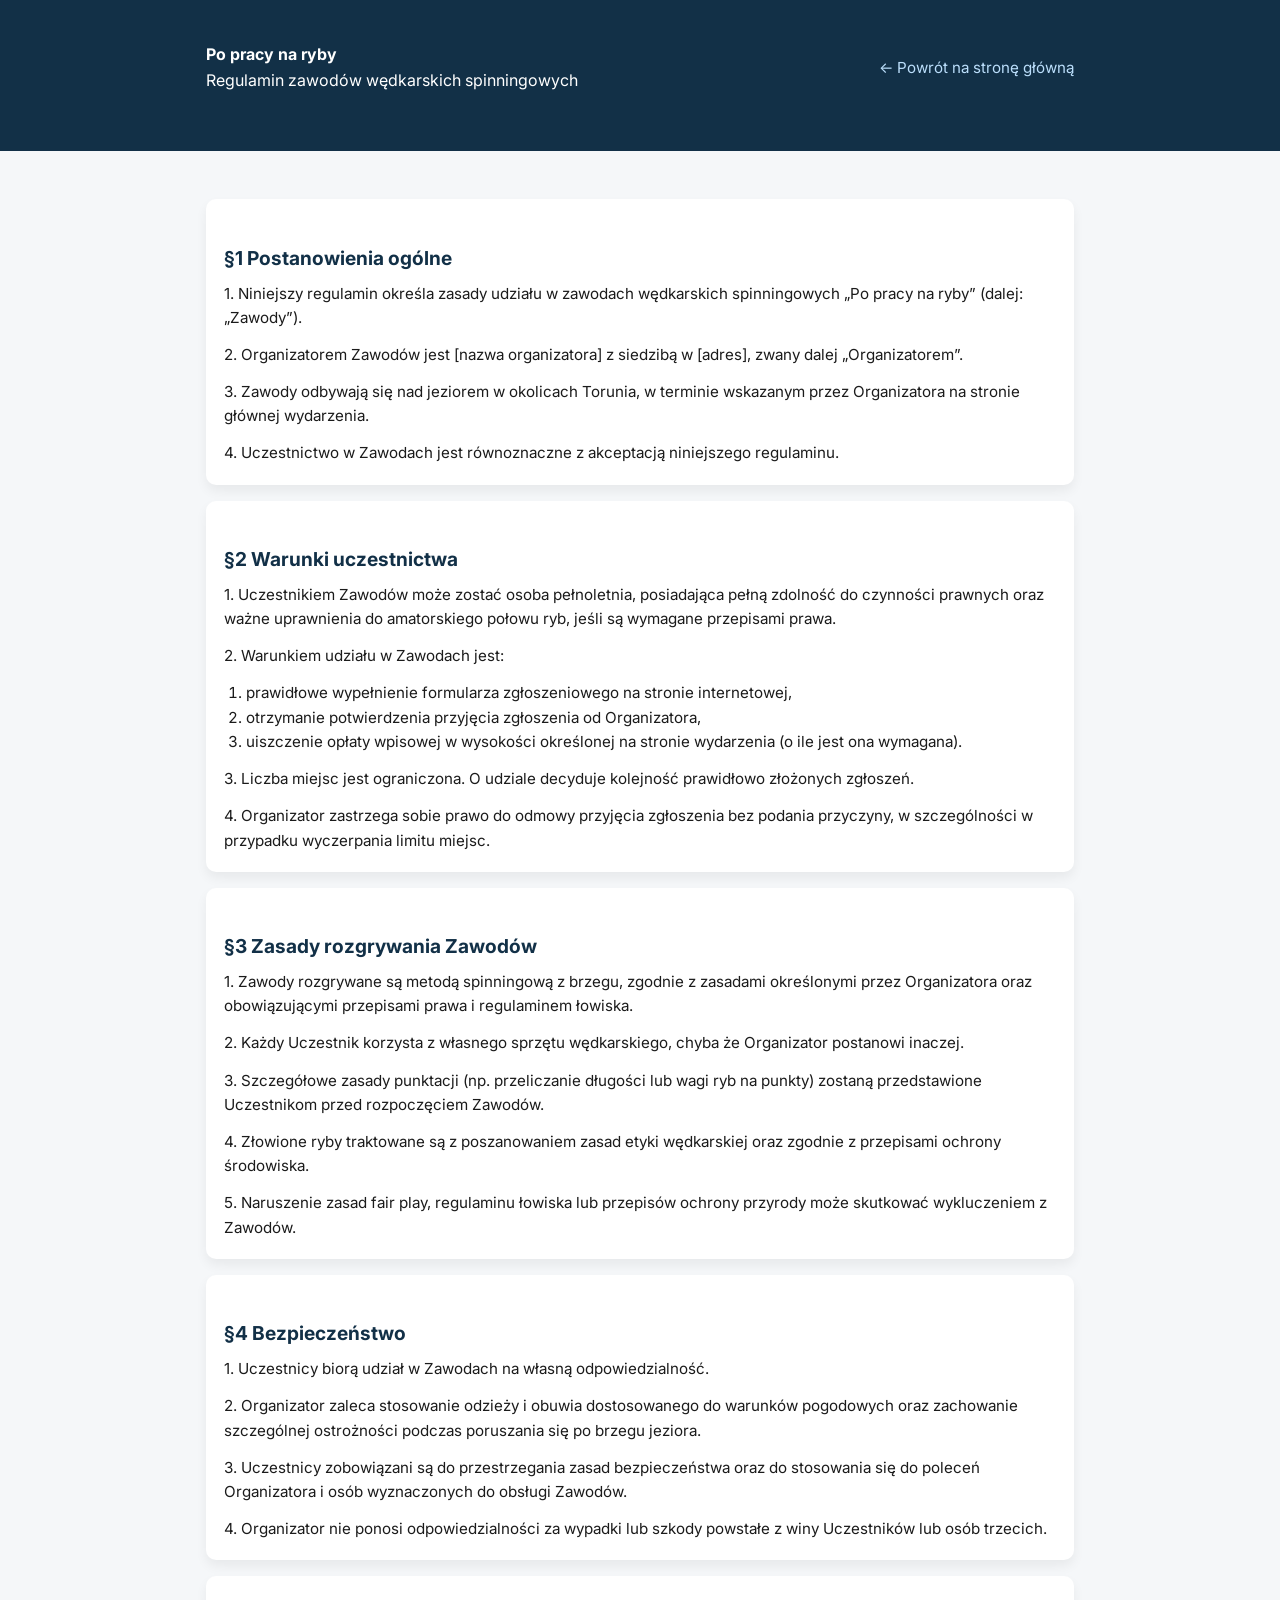
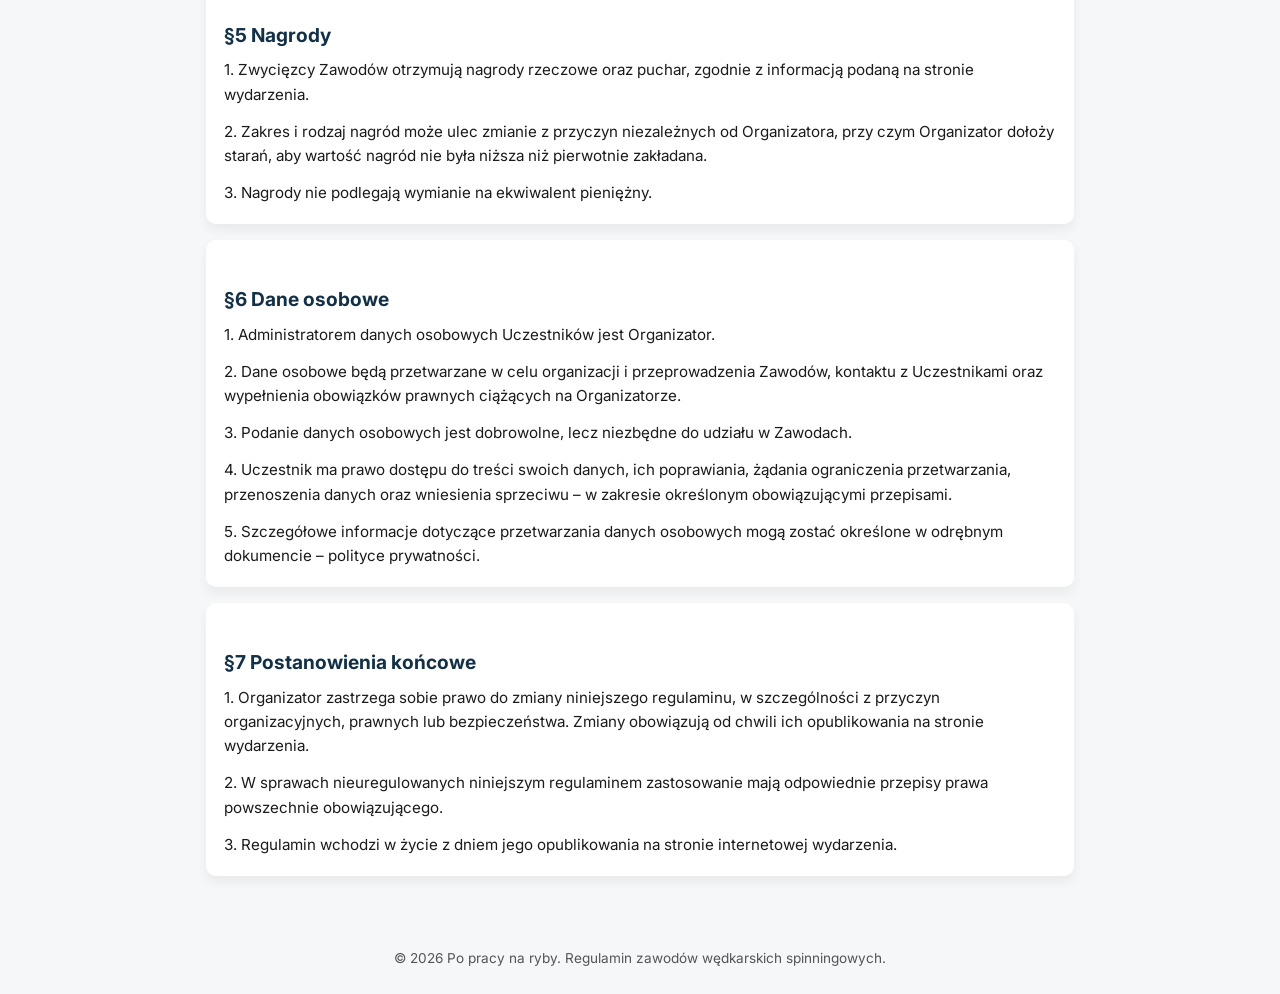
<file: regulamin.html>
<!DOCTYPE html>
<html lang="pl">
<head>
    <meta charset="UTF-8">
    <title>Regulamin – Po pracy na ryby</title>
    <meta name="viewport" content="width=device-width, initial-scale=1.0">
    <meta name="description" content="Regulamin udziału w zawodach wędkarskich spinningowych Po pracy na ryby. Zapoznaj się z zasadami uczestnictwa, bezpieczeństwa i przetwarzania danych.">

    <!-- Ten sam font co na stronie głównej -->
    <link href="https://fonts.googleapis.com/css2?family=Inter:wght@300;400;600;700&display=swap" rel="stylesheet">

    <style>
        /* Proste style wewnątrz regulamin.html – niezależne od style.css */

        * {
            box-sizing: border-box;
        }

        body {
            margin: 0;
            font-family: 'Inter', system-ui, -apple-system, BlinkMacSystemFont, "Segoe UI", sans-serif;
            background-color: #f5f7f9;
            color: #1b1b1b;
            line-height: 1.6;
        }

        a {
            color: #1565C0;
            text-decoration: none;
        }

        a:hover {
            text-decoration: underline;
        }

        .reg-container {
            max-width: 900px;
            margin: 0 auto;
            padding: 24px 16px 40px;
        }

        header.reg-header {
            background-color: #123047;
            color: #ffffff;
            padding: 18px 0;
            margin-bottom: 24px;
        }

        header.reg-header .reg-container {
            display: flex;
            align-items: center;
            justify-content: space-between;
            gap: 12px;
        }

        .reg-logo {
            font-weight: 700;
        }

        .reg-back-link a {
            color: #bbdefb;
            font-size: 0.95rem;
        }

        h1 {
            margin: 0 0 0.4rem;
            font-size: 1.8rem;
        }

        h2 {
            margin-top: 1.6rem;
            margin-bottom: 0.5rem;
            font-size: 1.2rem;
            color: #123047;
        }

        p {
            margin: 0 0 0.8rem;
            font-size: 0.95rem;
        }

        ol, ul {
            padding-left: 1.4rem;
            margin-top: 0;
            margin-bottom: 0.8rem;
            font-size: 0.95rem;
        }

        .reg-section {
            background-color: #ffffff;
            border-radius: 10px;
            padding: 18px 18px 6px;
            box-shadow: 0 6px 12px rgba(0, 0, 0, 0.06);
            margin-bottom: 16px;
        }

        footer.reg-footer {
            text-align: center;
            font-size: 0.85rem;
            color: #555;
            padding: 16px 0 24px;
        }

        @media (max-width: 600px) {
            header.reg-header .reg-container {
                flex-direction: column;
                align-items: flex-start;
            }
        }
    </style>
</head>
<body>
<header class="reg-header">
    <div class="reg-container">
        <div>
            <div class="reg-logo">Po pracy na ryby</div>
            <div>Regulamin zawodów wędkarskich spinningowych</div>
        </div>
        <div class="reg-back-link">
            <!-- Link powrotny na stronę główną -->
            <a href="index.html">← Powrót na stronę główną</a>
        </div>
    </div>
</header>

<main class="reg-container">
    <!-- Regulamin – treść przykładowa, możesz ją później doprecyzować prawnie -->
    <section class="reg-section">
        <h2>§1 Postanowienia ogólne</h2>
        <p>1. Niniejszy regulamin określa zasady udziału w zawodach wędkarskich spinningowych „Po pracy na ryby” (dalej: „Zawody”).</p>
        <p>2. Organizatorem Zawodów jest [nazwa organizatora] z siedzibą w [adres], zwany dalej „Organizatorem”.</p>
        <p>3. Zawody odbywają się nad jeziorem w okolicach Torunia, w terminie wskazanym przez Organizatora na stronie głównej wydarzenia.</p>
        <p>4. Uczestnictwo w Zawodach jest równoznaczne z akceptacją niniejszego regulaminu.</p>
    </section>

    <section class="reg-section">
        <h2>§2 Warunki uczestnictwa</h2>
        <p>1. Uczestnikiem Zawodów może zostać osoba pełnoletnia, posiadająca pełną zdolność do czynności prawnych oraz ważne uprawnienia do amatorskiego połowu ryb, jeśli są wymagane przepisami prawa.</p>
        <p>2. Warunkiem udziału w Zawodach jest:</p>
        <ol>
            <li>prawidłowe wypełnienie formularza zgłoszeniowego na stronie internetowej,</li>
            <li>otrzymanie potwierdzenia przyjęcia zgłoszenia od Organizatora,</li>
            <li>uiszczenie opłaty wpisowej w wysokości określonej na stronie wydarzenia (o ile jest ona wymagana).</li>
        </ol>
        <p>3. Liczba miejsc jest ograniczona. O udziale decyduje kolejność prawidłowo złożonych zgłoszeń.</p>
        <p>4. Organizator zastrzega sobie prawo do odmowy przyjęcia zgłoszenia bez podania przyczyny, w szczególności w przypadku wyczerpania limitu miejsc.</p>
    </section>

    <section class="reg-section">
        <h2>§3 Zasady rozgrywania Zawodów</h2>
        <p>1. Zawody rozgrywane są metodą spinningową z brzegu, zgodnie z zasadami określonymi przez Organizatora oraz obowiązującymi przepisami prawa i regulaminem łowiska.</p>
        <p>2. Każdy Uczestnik korzysta z własnego sprzętu wędkarskiego, chyba że Organizator postanowi inaczej.</p>
        <p>3. Szczegółowe zasady punktacji (np. przeliczanie długości lub wagi ryb na punkty) zostaną przedstawione Uczestnikom przed rozpoczęciem Zawodów.</p>
        <p>4. Złowione ryby traktowane są z poszanowaniem zasad etyki wędkarskiej oraz zgodnie z przepisami ochrony środowiska.</p>
        <p>5. Naruszenie zasad fair play, regulaminu łowiska lub przepisów ochrony przyrody może skutkować wykluczeniem z Zawodów.</p>
    </section>

    <section class="reg-section">
        <h2>§4 Bezpieczeństwo</h2>
        <p>1. Uczestnicy biorą udział w Zawodach na własną odpowiedzialność.</p>
        <p>2. Organizator zaleca stosowanie odzieży i obuwia dostosowanego do warunków pogodowych oraz zachowanie szczególnej ostrożności podczas poruszania się po brzegu jeziora.</p>
        <p>3. Uczestnicy zobowiązani są do przestrzegania zasad bezpieczeństwa oraz do stosowania się do poleceń Organizatora i osób wyznaczonych do obsługi Zawodów.</p>
        <p>4. Organizator nie ponosi odpowiedzialności za wypadki lub szkody powstałe z winy Uczestników lub osób trzecich.</p>
    </section>

    <section class="reg-section">
        <h2>§5 Nagrody</h2>
        <p>1. Zwycięzcy Zawodów otrzymują nagrody rzeczowe oraz puchar, zgodnie z informacją podaną na stronie wydarzenia.</p>
        <p>2. Zakres i rodzaj nagród może ulec zmianie z przyczyn niezależnych od Organizatora, przy czym Organizator dołoży starań, aby wartość nagród nie była niższa niż pierwotnie zakładana.</p>
        <p>3. Nagrody nie podlegają wymianie na ekwiwalent pieniężny.</p>
    </section>

    <section class="reg-section">
        <h2>§6 Dane osobowe</h2>
        <p>1. Administratorem danych osobowych Uczestników jest Organizator.</p>
        <p>2. Dane osobowe będą przetwarzane w celu organizacji i przeprowadzenia Zawodów, kontaktu z Uczestnikami oraz wypełnienia obowiązków prawnych ciążących na Organizatorze.</p>
        <p>3. Podanie danych osobowych jest dobrowolne, lecz niezbędne do udziału w Zawodach.</p>
        <p>4. Uczestnik ma prawo dostępu do treści swoich danych, ich poprawiania, żądania ograniczenia przetwarzania, przenoszenia danych oraz wniesienia sprzeciwu – w zakresie określonym obowiązującymi przepisami.</p>
        <p>5. Szczegółowe informacje dotyczące przetwarzania danych osobowych mogą zostać określone w odrębnym dokumencie – polityce prywatności.</p>
    </section>

    <section class="reg-section">
        <h2>§7 Postanowienia końcowe</h2>
        <p>1. Organizator zastrzega sobie prawo do zmiany niniejszego regulaminu, w szczególności z przyczyn organizacyjnych, prawnych lub bezpieczeństwa. Zmiany obowiązują od chwili ich opublikowania na stronie wydarzenia.</p>
        <p>2. W sprawach nieuregulowanych niniejszym regulaminem zastosowanie mają odpowiednie przepisy prawa powszechnie obowiązującego.</p>
        <p>3. Regulamin wchodzi w życie z dniem jego opublikowania na stronie internetowej wydarzenia.</p>
    </section>
</main>

<footer class="reg-footer">
    © <span id="reg-year"></span> Po pracy na ryby. Regulamin zawodów wędkarskich spinningowych.
</footer>

<script>
    // Ustawienie roku w stopce regulaminu
    document.getElementById('reg-year').textContent = new Date().getFullYear();
</script>
</body>
</html>
</file>
